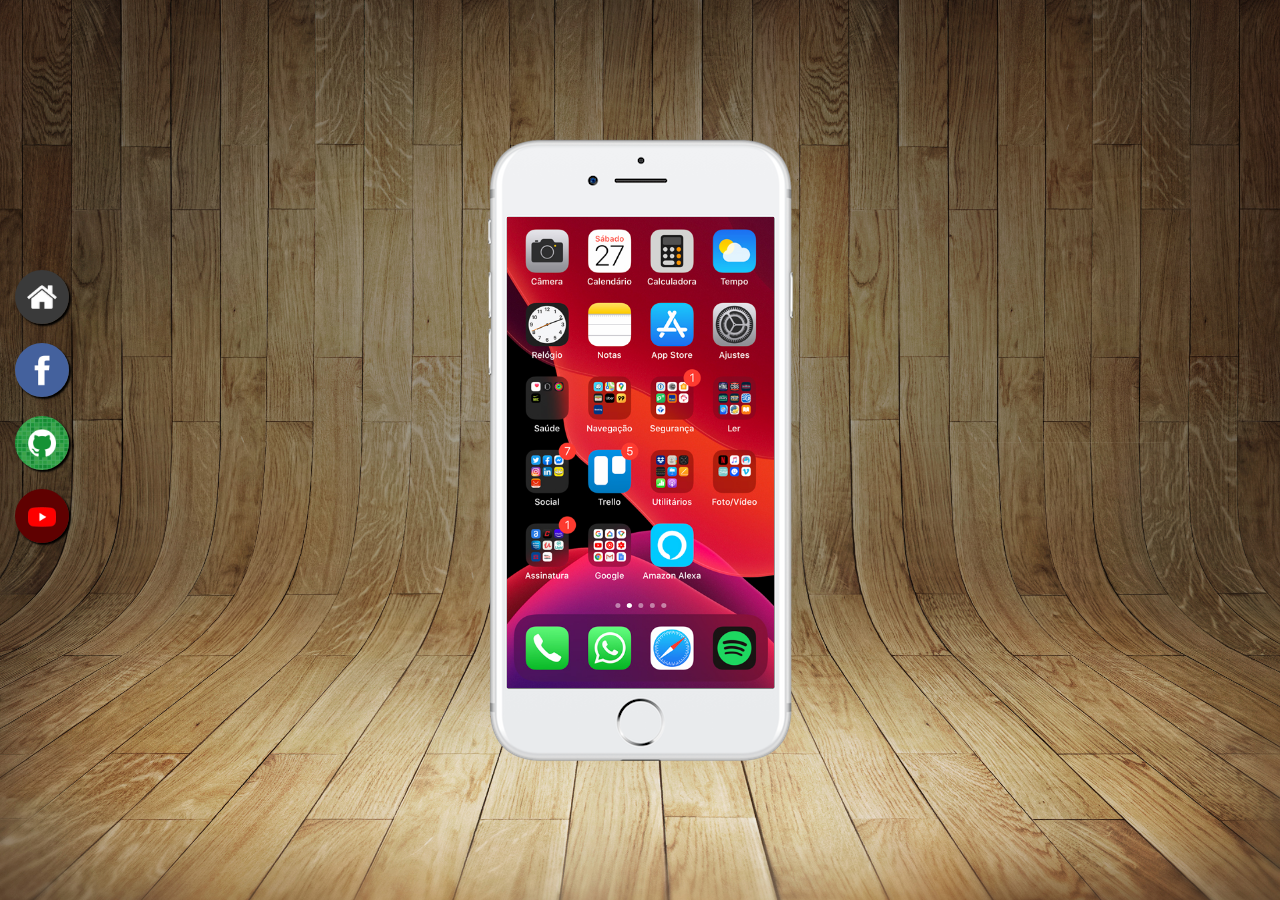
<file: index.html>
<!DOCTYPE html>
<html lang="pt-br">
<head>
    <meta charset="UTF-8">
    <meta name="viewport" content="width=device-width, initial-scale=1.0">
    <link rel="shortcut icon" href="favicon.ico" type="image/x-icon">
    <title>Projeto Redes Socias</title>
    <link rel="stylesheet" href="estilos/style.css">
</head>
<body>
    <main>
        <section id="telefone">
            <iframe src="home.html" name="tela" id="tela" frameborder="0"></iframe>
        </section>

        <section id="icones">
            <a href="home.html" target="tela"><img src="imagens/logo-home.jpg" alt="Home"></a>

            <a href="facebook.html" target="tela"><img src="imagens/logo-facebook.jpg" alt="Facebook"></a>

            <a href="github.html" target="tela"><img src="imagens/logo-github.jpg" alt="GitHub"></a>

            <a href="youtube.html" target="tela"><img src="imagens/logo-youtube.jpg" alt="YouTube"></a>
            
        </section>
    </main>
</body>
</html>
</file>
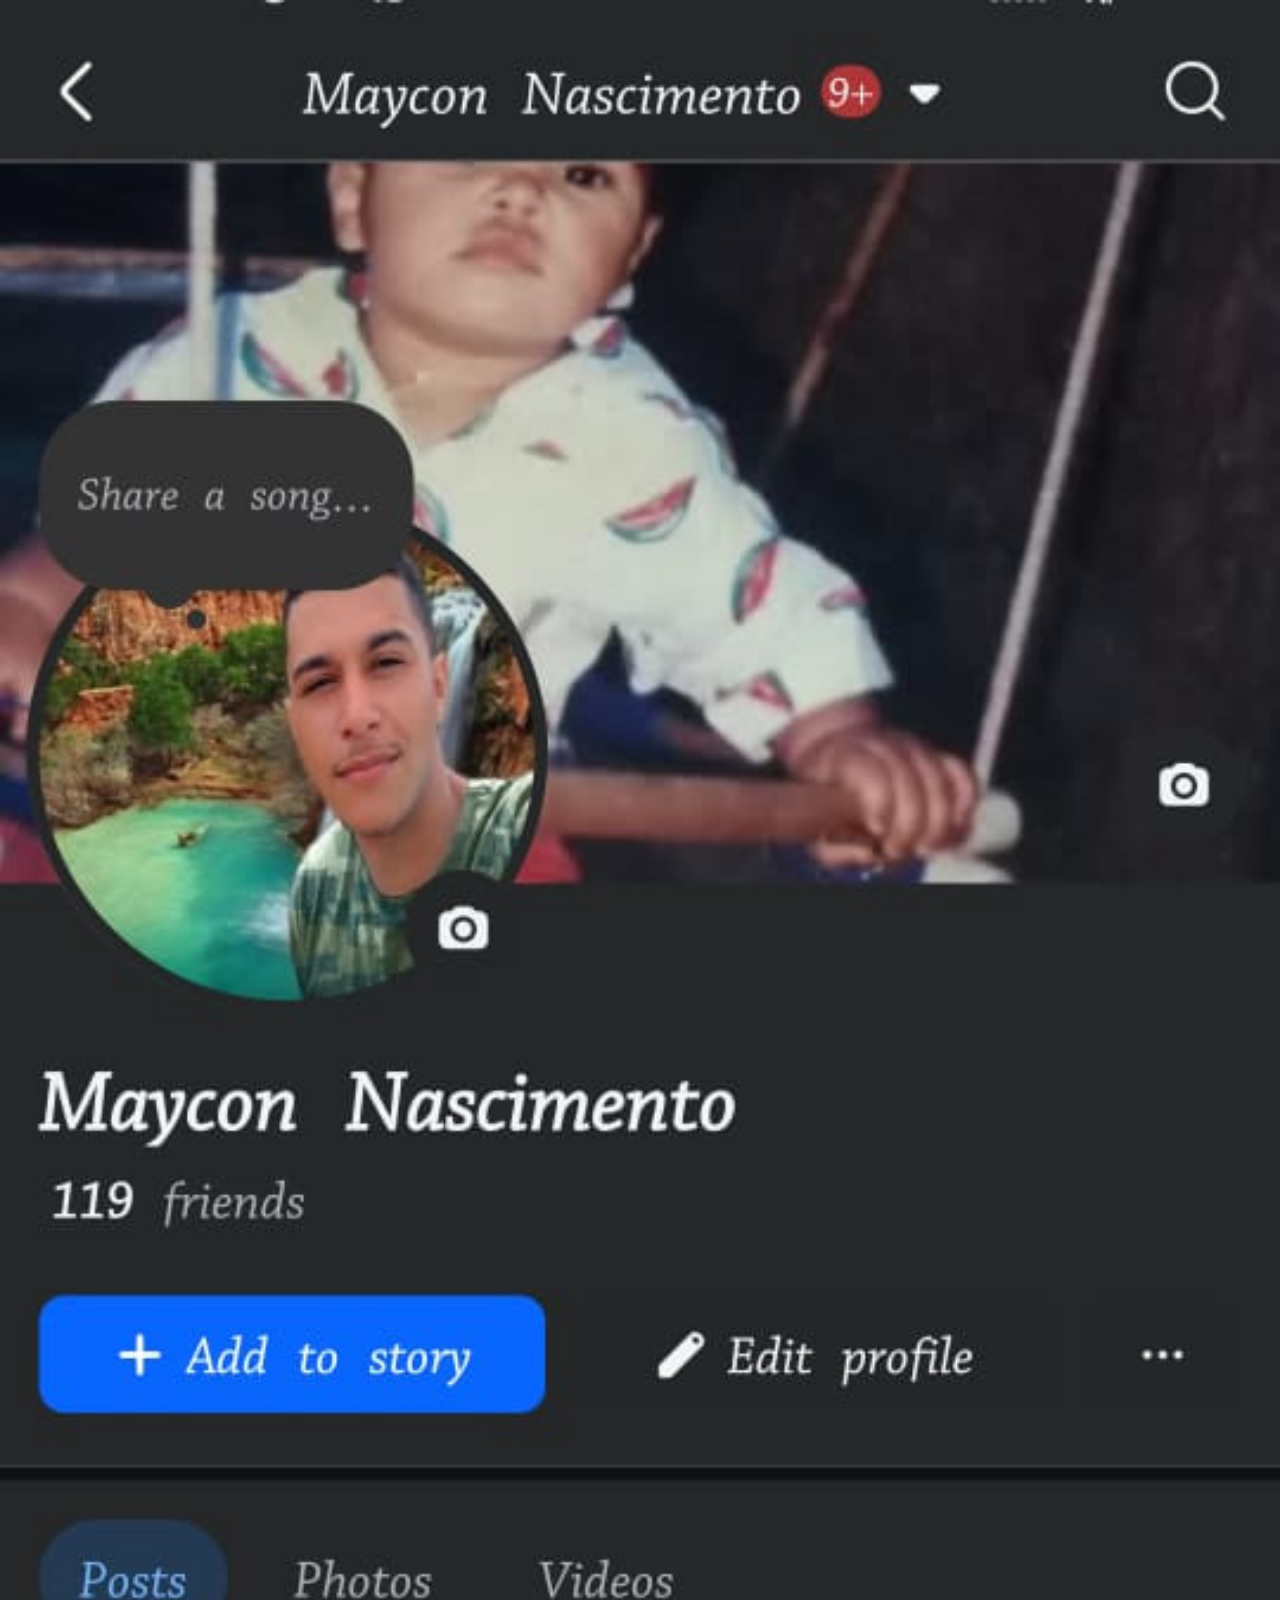
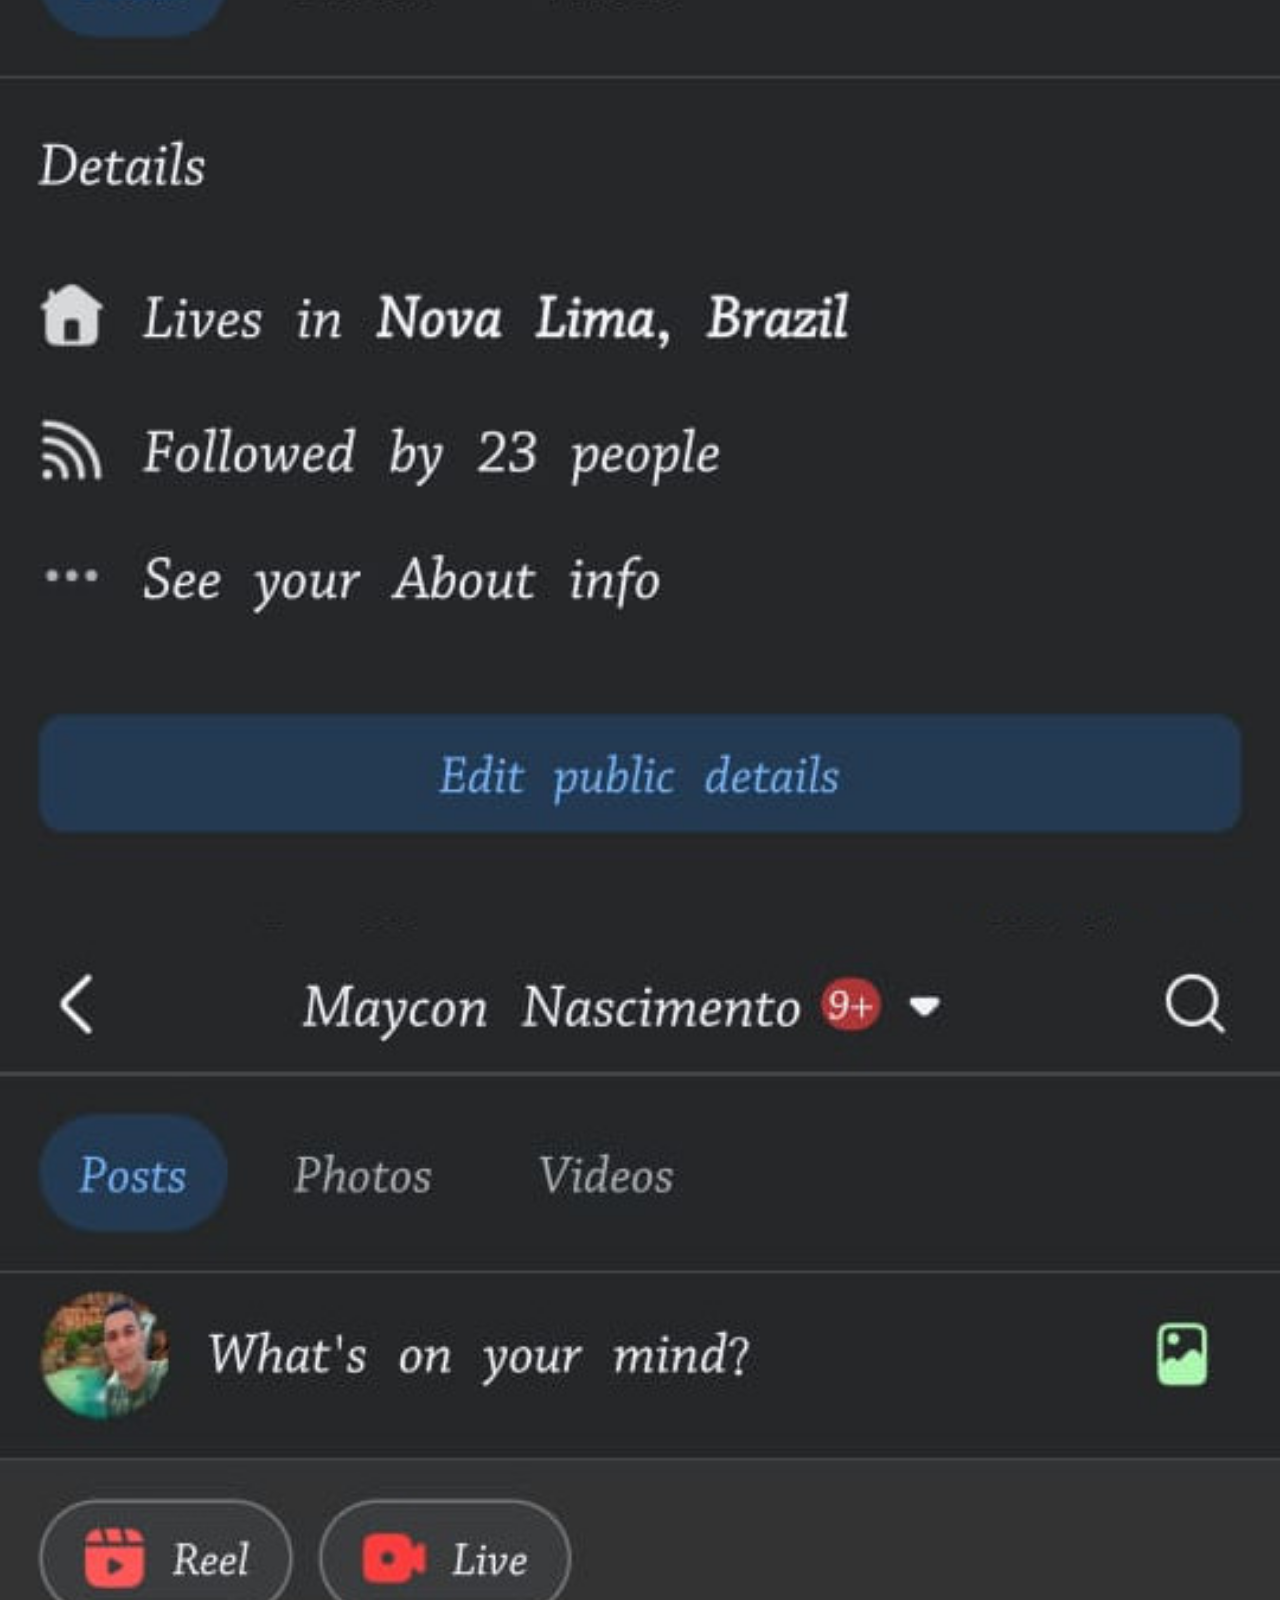
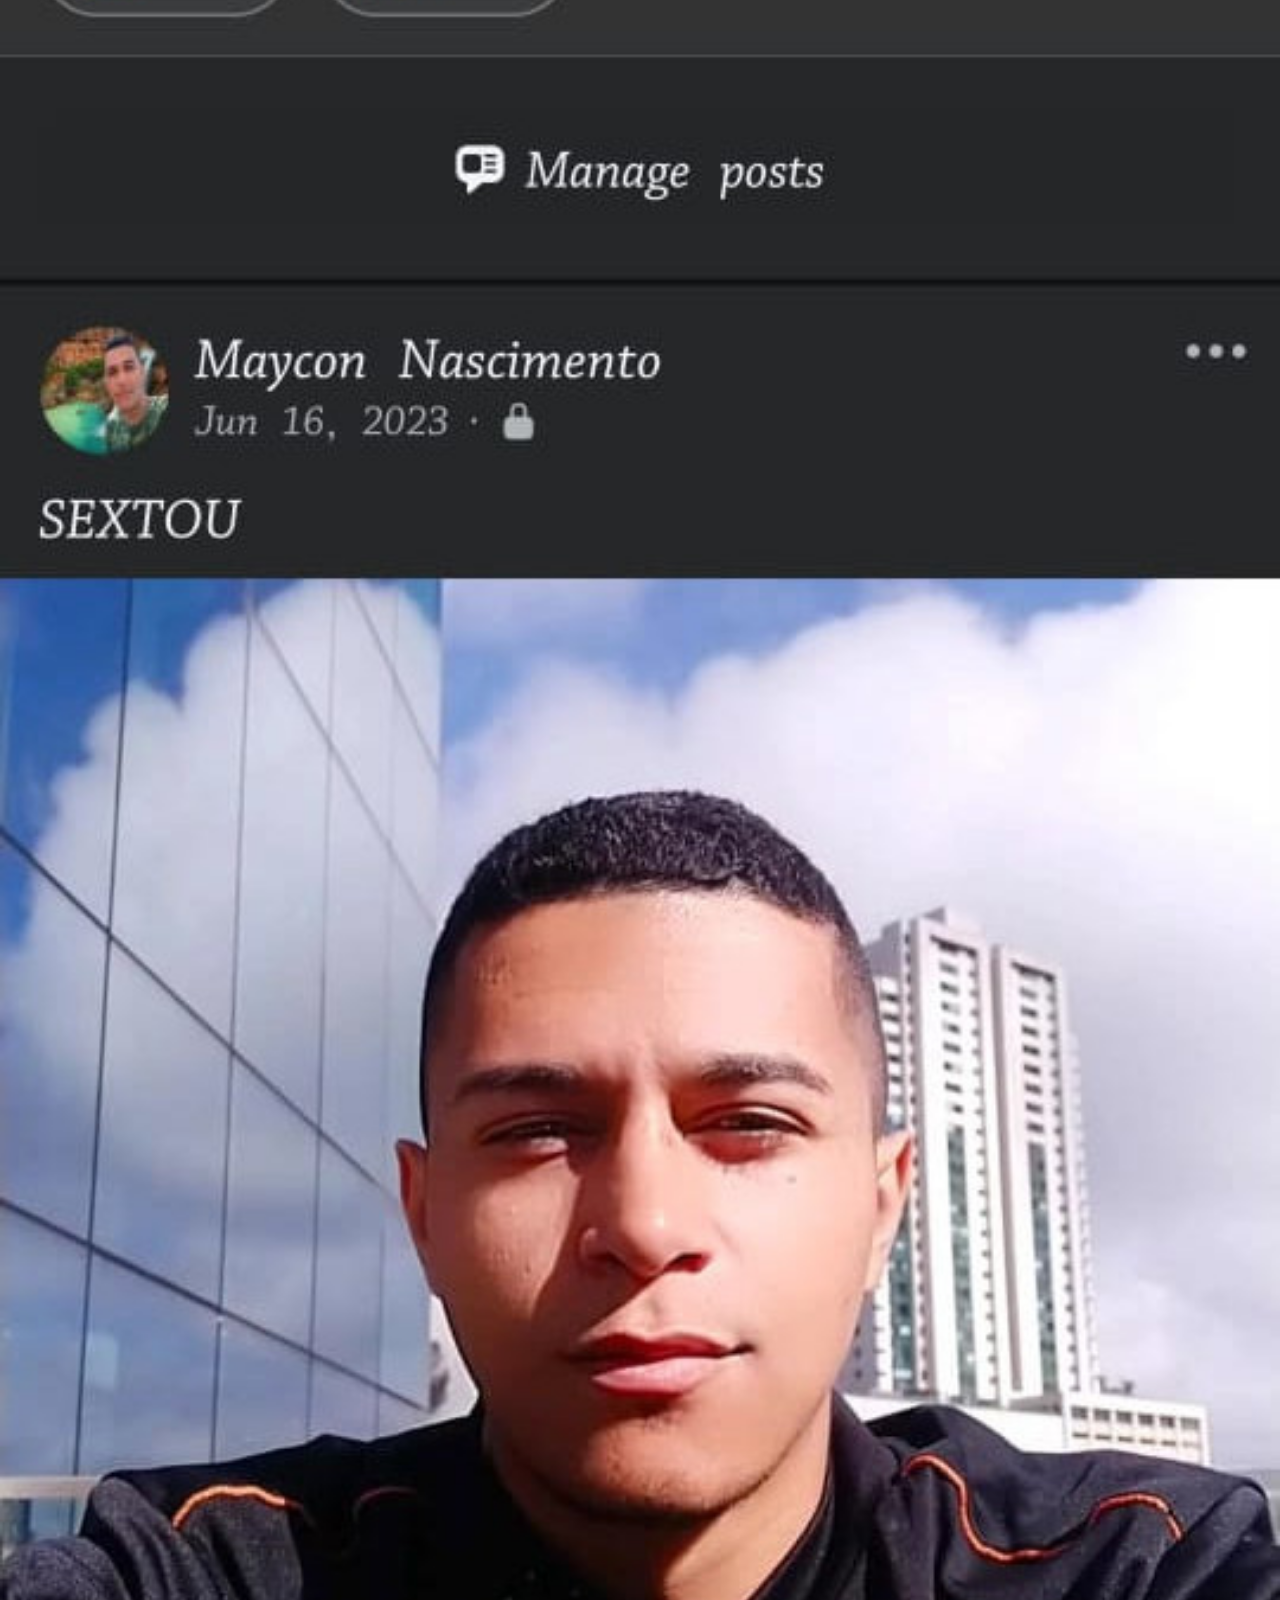
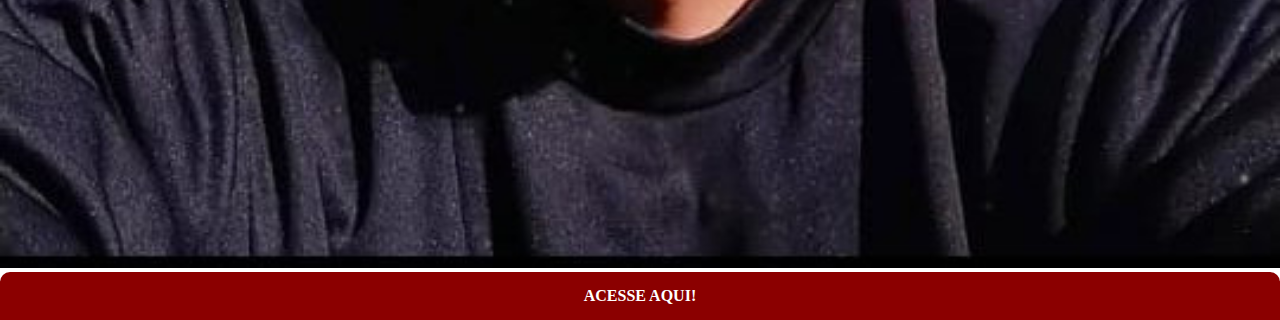
<file: facebook.html>
<!DOCTYPE html>
<html lang="pt-br">
<head>
    <meta charset="UTF-8">
    <meta name="viewport" content="width=device-width, initial-scale=1.0">
    <title>Facebook</title>
    <link rel="stylesheet" href="estilos/socias.css">
</head>
<body>
    <img src="imagens/facebook.jpg" alt="Facebook">
    <a href="https://www.facebook.com/profile.php?id=100011226136281" target="_blank">ACESSE AQUI!</a>
</body>
</html>
</file>
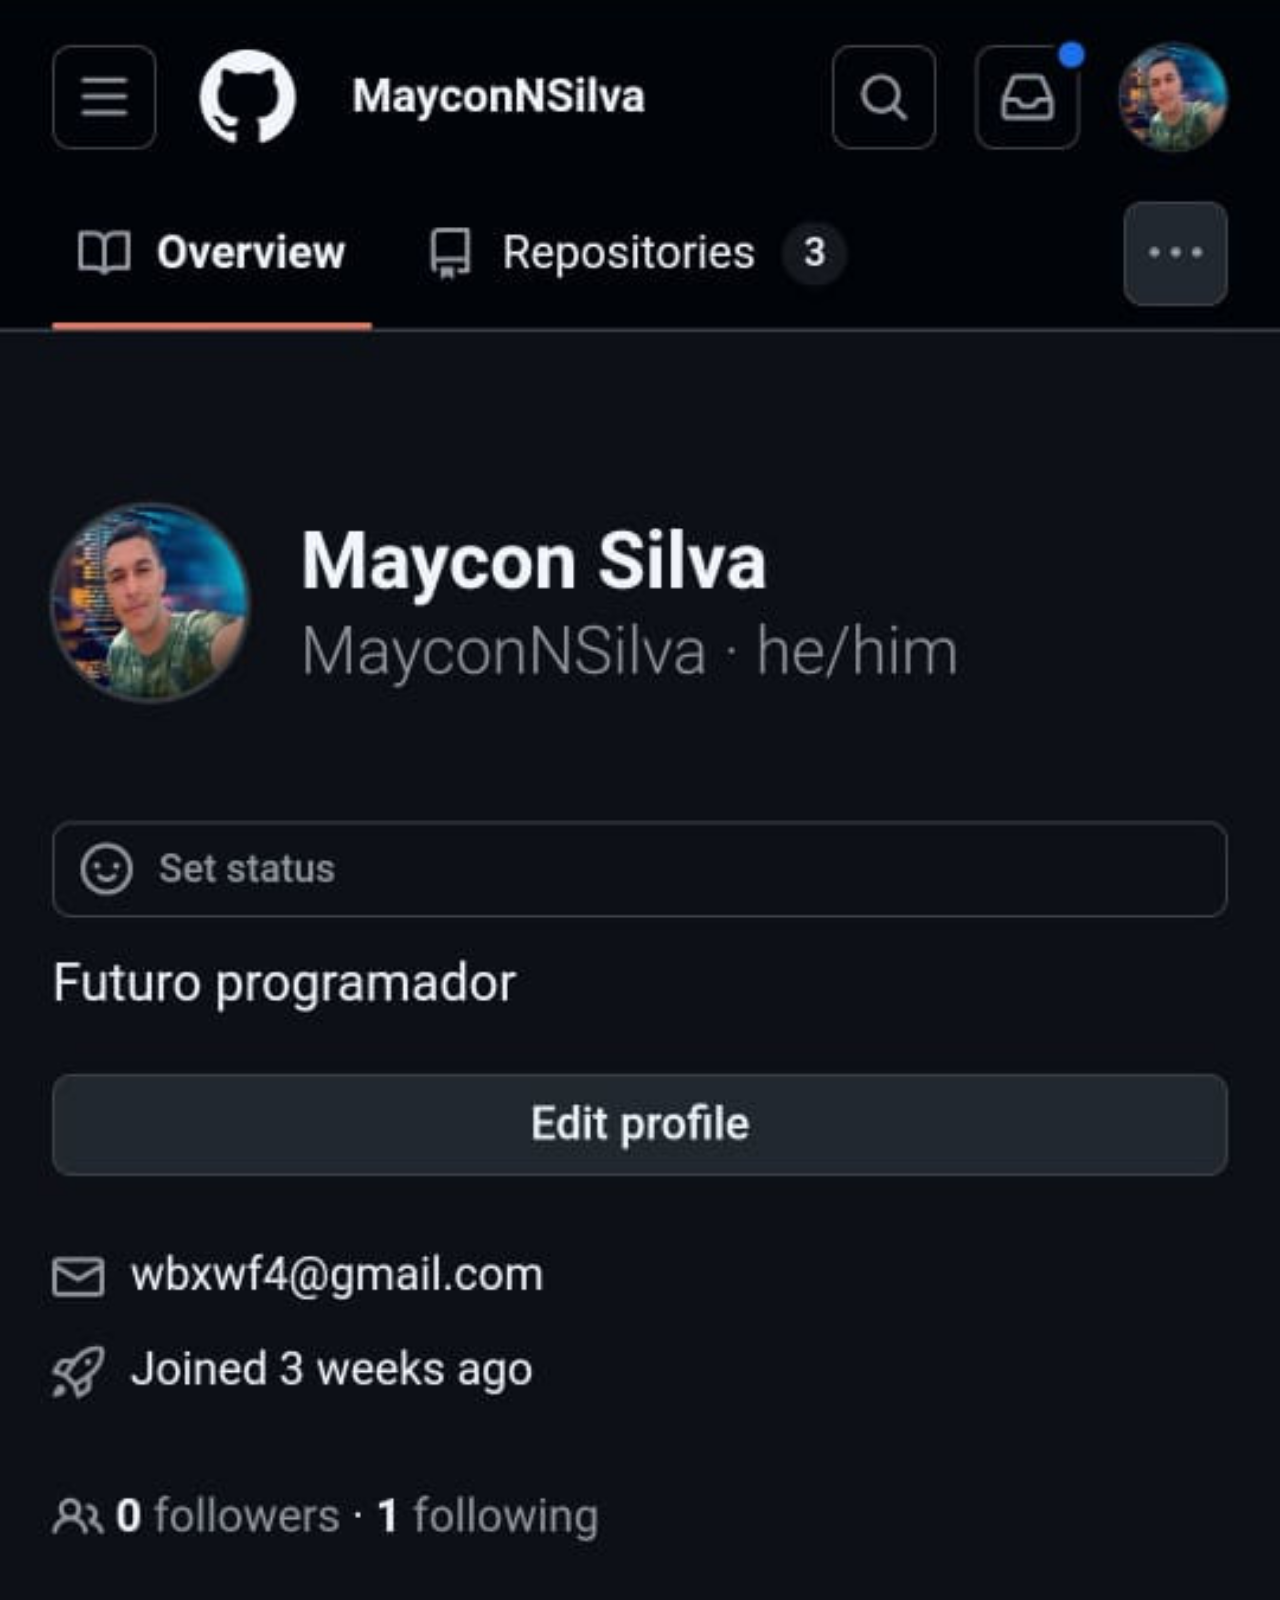
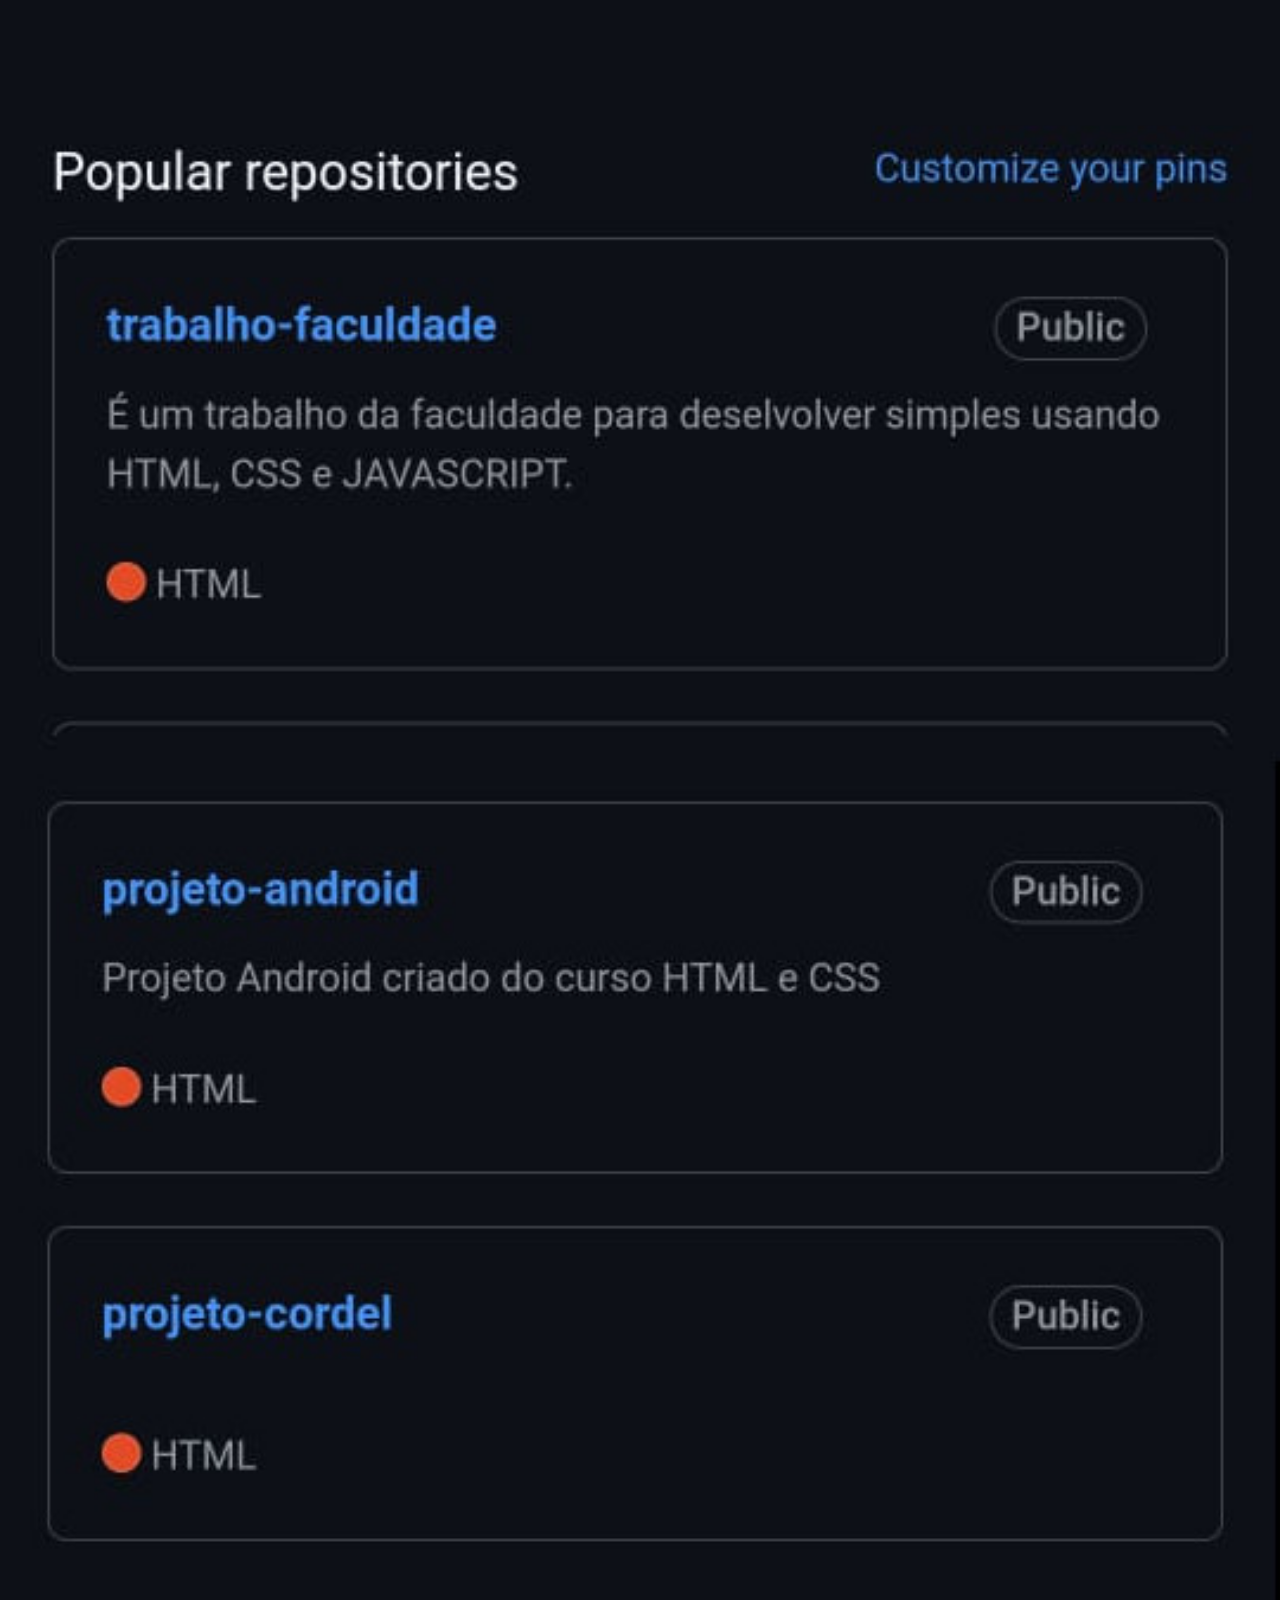
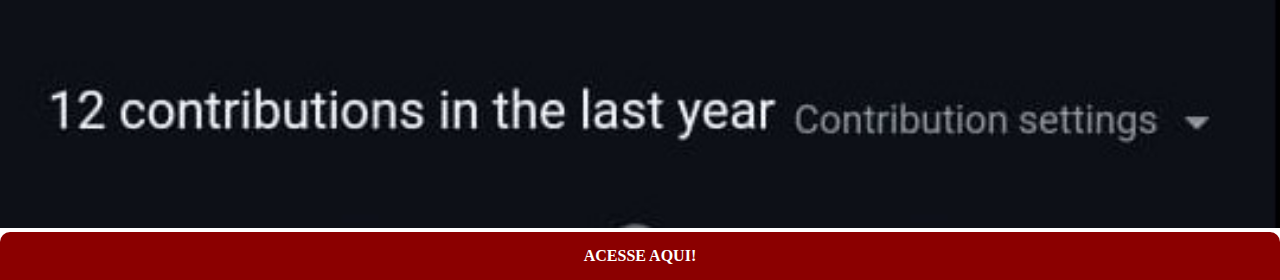
<file: github.html>
<!DOCTYPE html>
<html lang="pt-br">
<head>
    <meta charset="UTF-8">
    <meta name="viewport" content="width=device-width, initial-scale=1.0">
    <title>GitHub</title>
    <link rel="stylesheet" href="estilos/socias.css">
</head>
<body>
    <img src="imagens/github.jpg" alt="GitHub">
    <a href="https://github.com/MayconNSilva" target="_blank">ACESSE AQUI!</a>
</body>
</html>
</file>
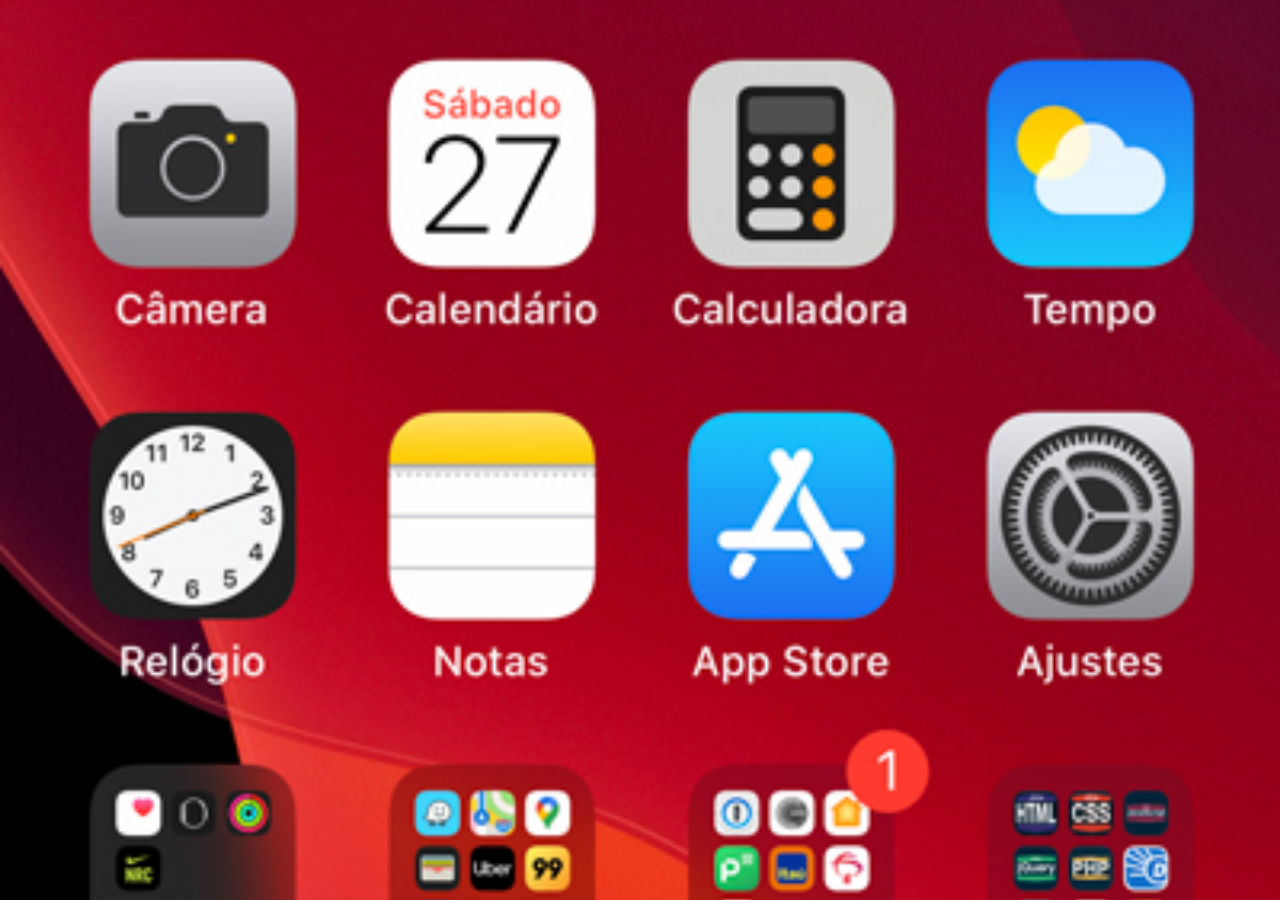
<file: home.html>
<!DOCTYPE html>
<html lang="en">
<head>
    <meta charset="UTF-8">
    <meta name="viewport" content="width=device-width, initial-scale=1.0">
    <title>Home</title>
    <style>
        * {
            margin: 0px;
            padding: 0px;
        }

        body {
            width: 50vh;
            height: 50vh;
            background: black url(imagens/tela-home.jpg) no-repeat top center;
            background-size: cover;
        }
    </style>
</head>
<body>
    
</body>
</html>
</file>
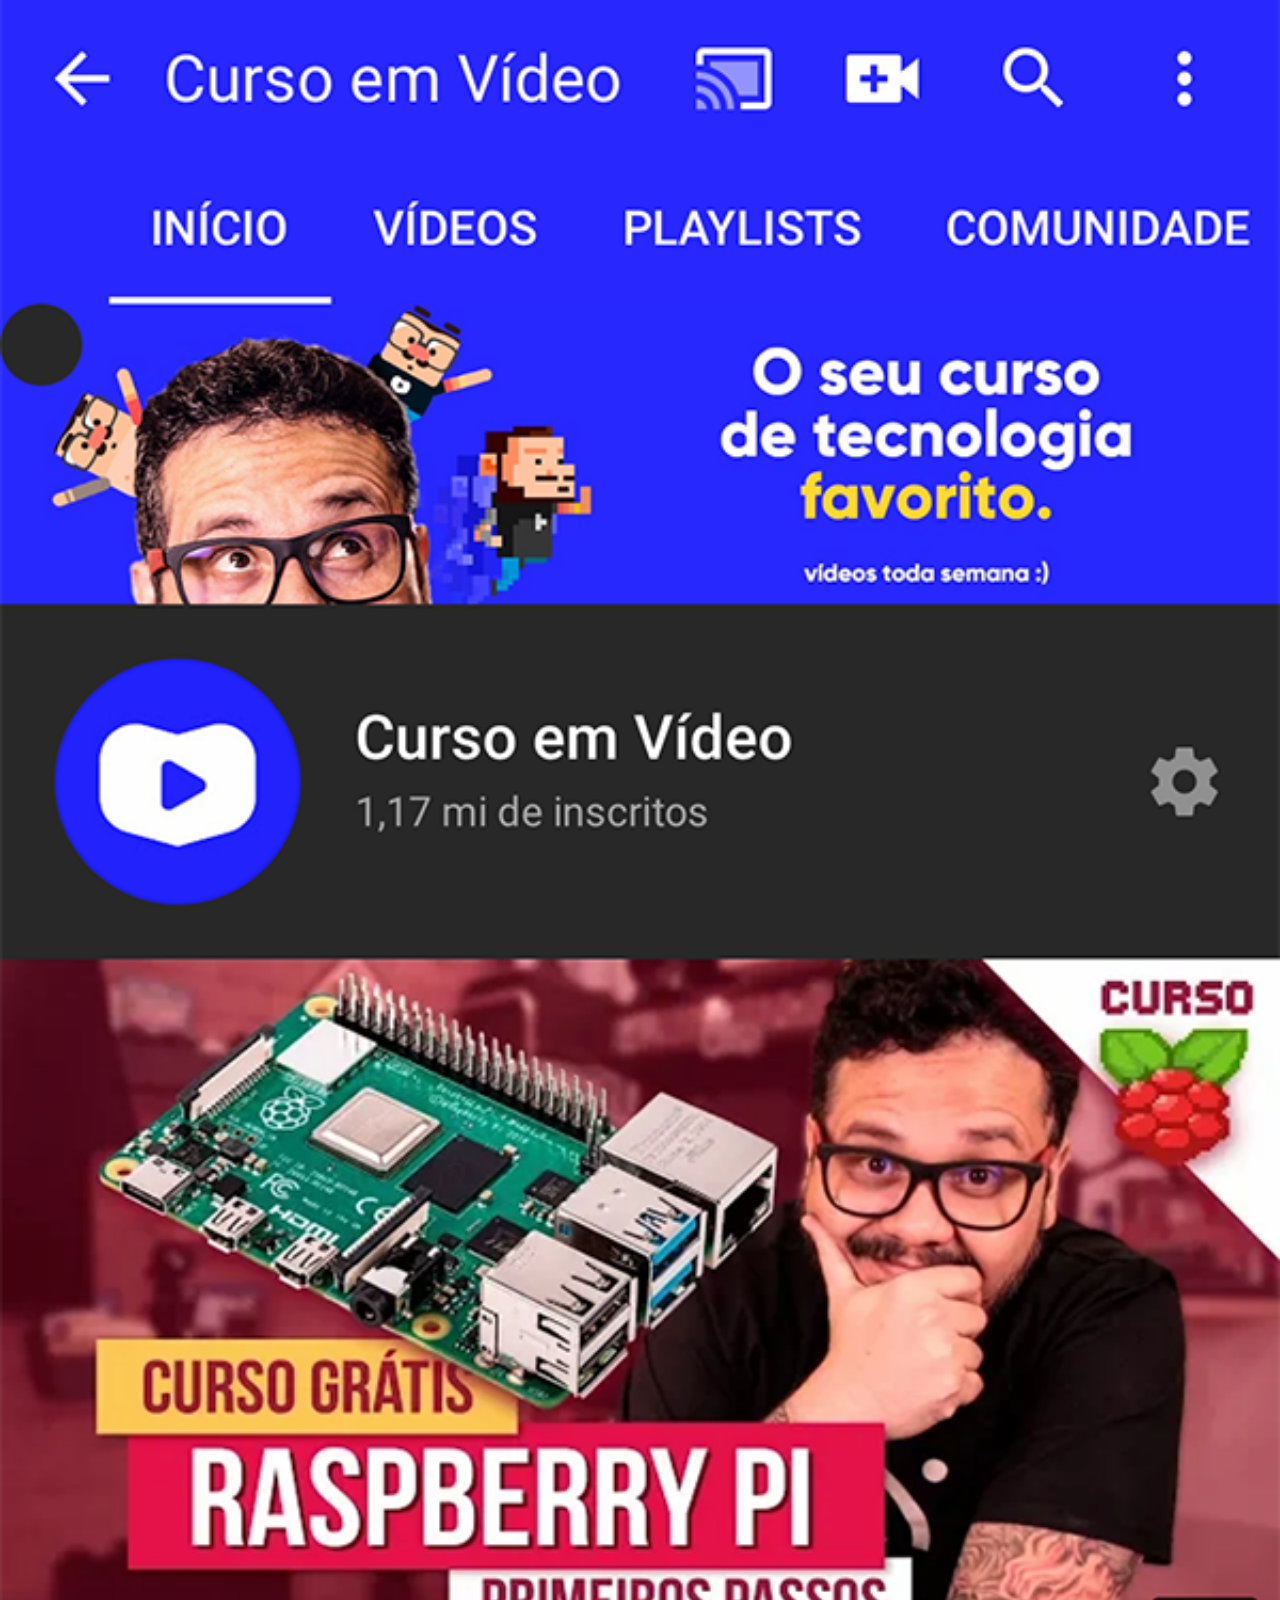
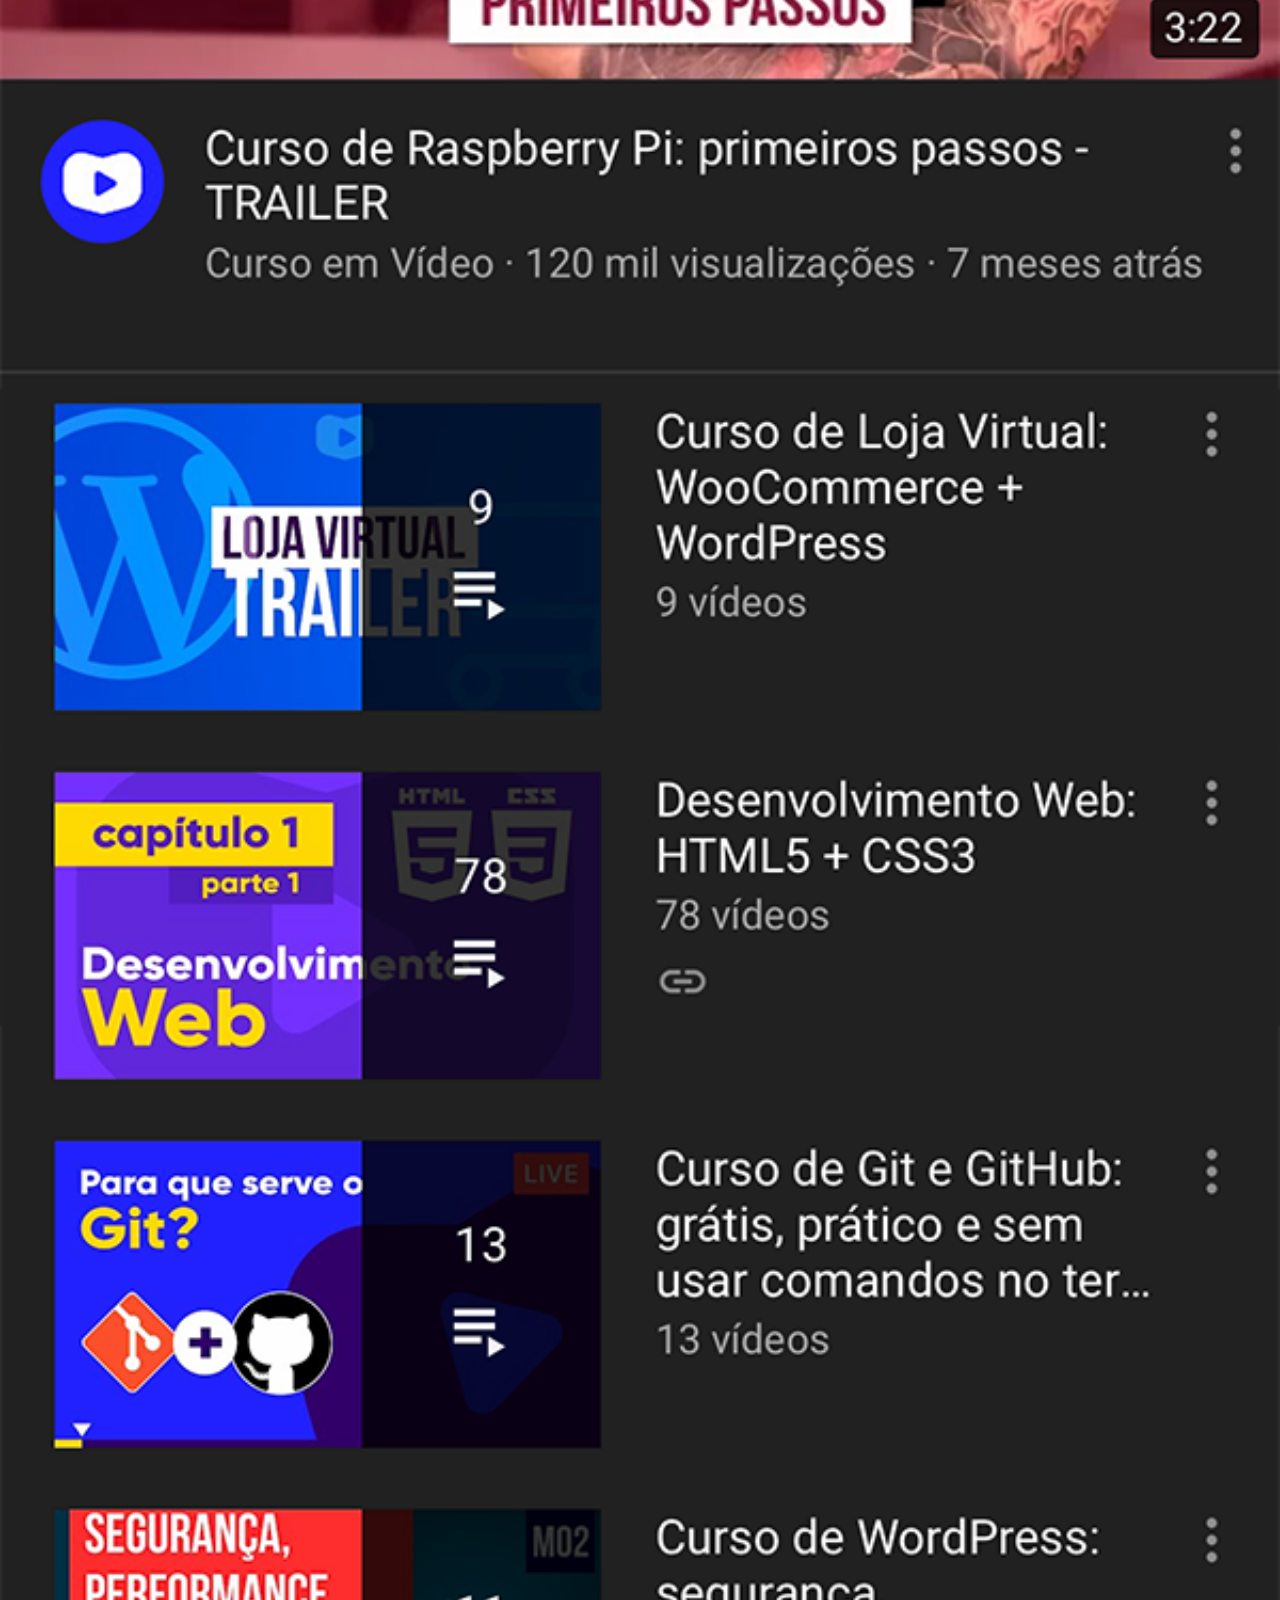
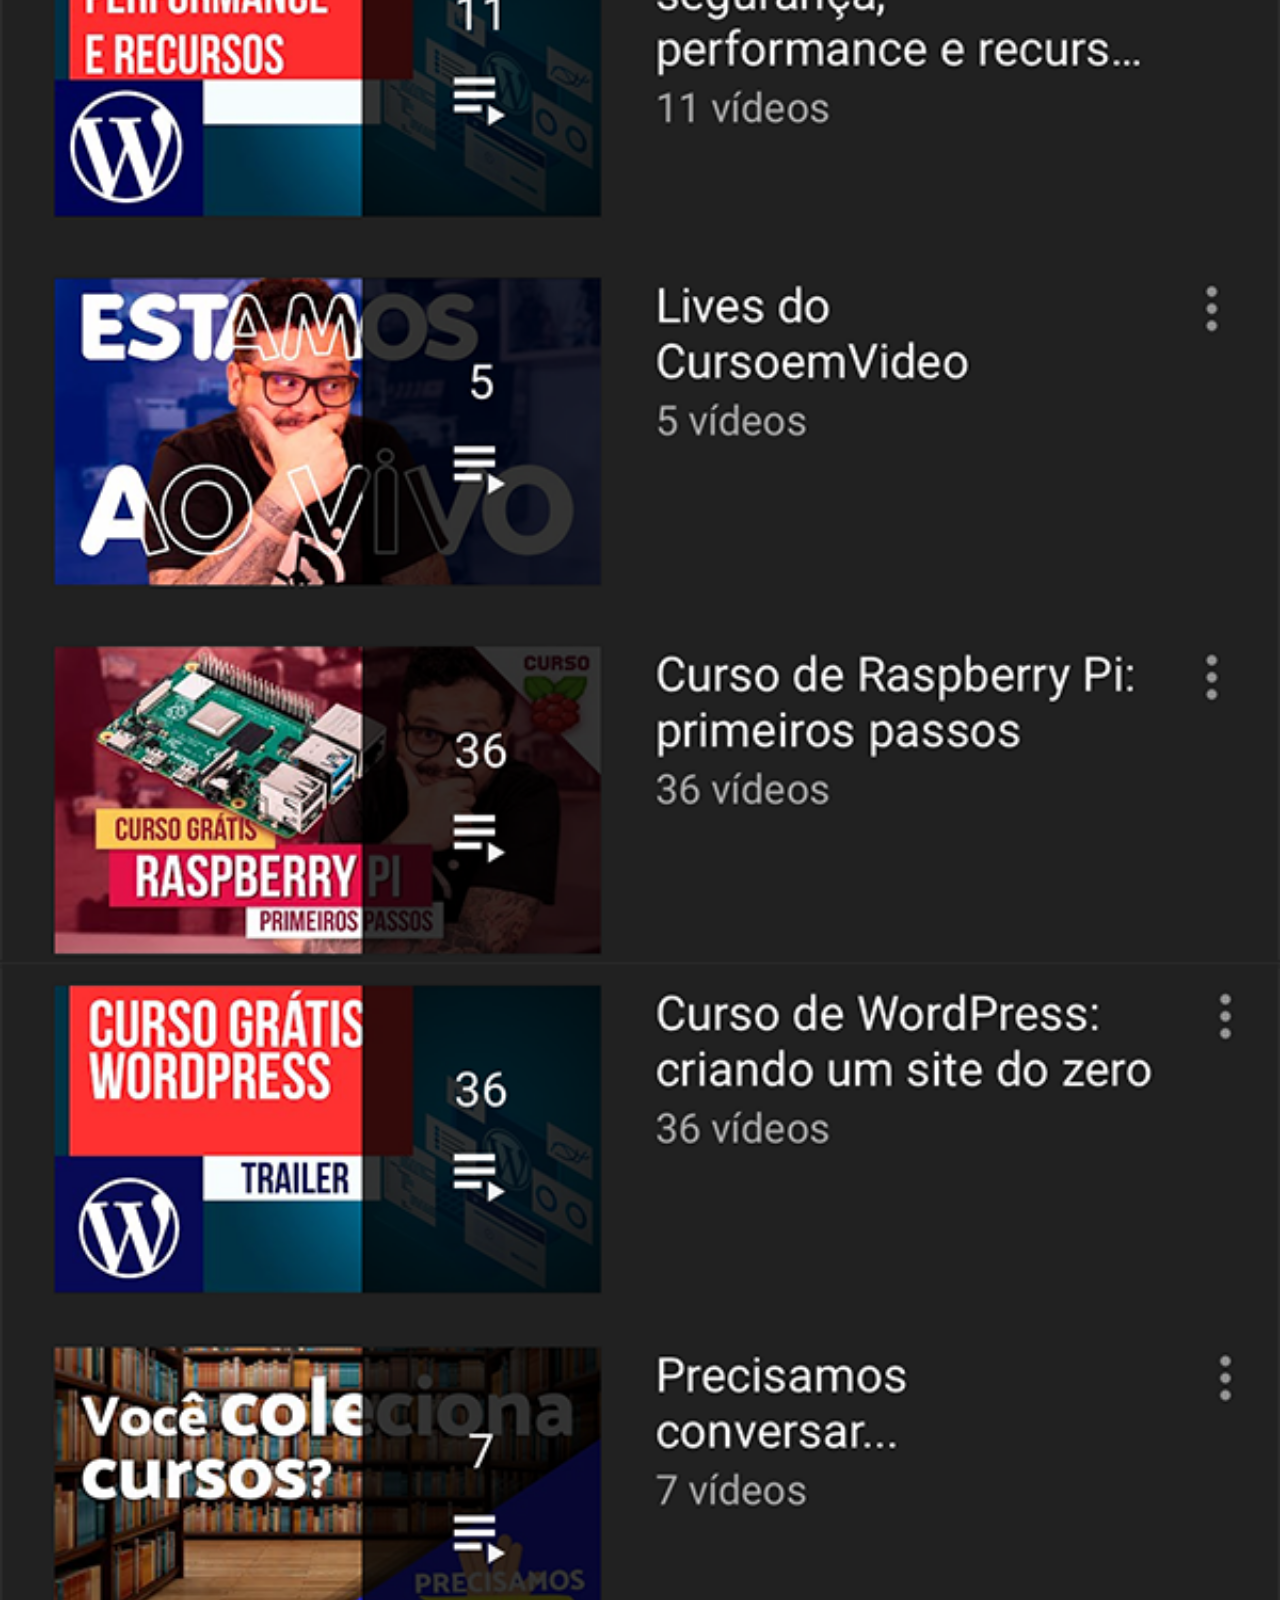
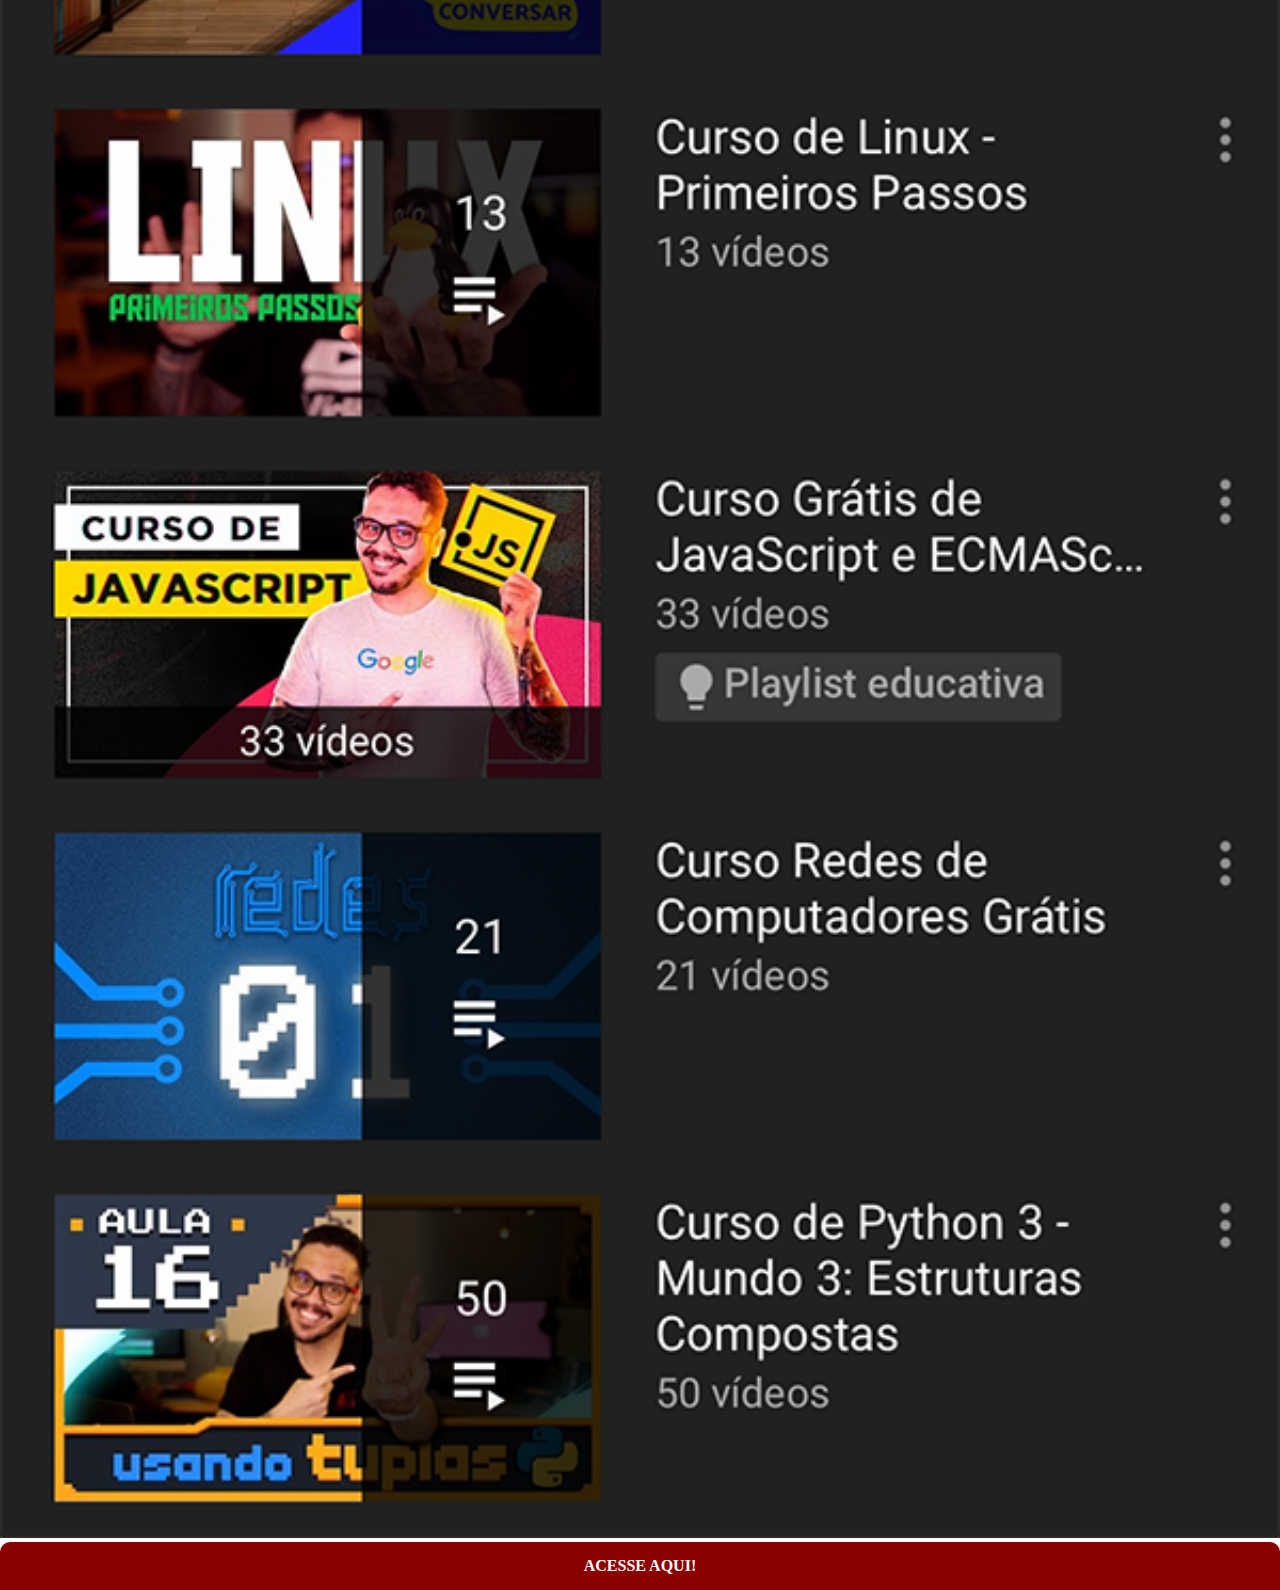
<file: youtube.html>
<!DOCTYPE html>
<html lang="pt-br">
<head>
    <meta charset="UTF-8">
    <meta name="viewport" content="width=device-width, initial-scale=1.0">
    <title>YouTube</title>
    <link rel="stylesheet" href="estilos/socias.css">
</head>
<body>
    <img src="imagens/tela-youtube.png" alt="YouTube">
    <a href="https://www.youtube.com/c/CursoemVídeo" target="_blank">ACESSE AQUI!</a>

</body>
</html>
</file>
<file: estilos/style.css>
@charset "UTF-8";

* {
    margin: 0px;
    padding: 0px;
    font-family: Arial, Helvetica, sans-serif;
}

body {
    height: 100vh;
    background-image: url(../imagens/fundo-madeira.jpg);
    background-repeat: no-repeat;
    background-position: top center;
    background-size: cover;
    background-attachment: fixed;
}

main {
    display: flex;
    justify-content: center;
    align-items: center;
    height: 100vh;
}

section#telefone {
    height: 627px;
    width: 311px;
    background-image:url(../imagens/frame-iphone.png);
    background-repeat: no-repeat;
}

iframe#tela {
    position: relative;
    left: 22px;
    top: 80px;
    height: 471px;
    width: 267px;
}

section#icones {
    display: flex;
    position: fixed;
    flex-direction: column;
    left: 15px;
    top: 30%;
    gap: 15px;
}

section#icones img {
    width: 6vh;
    border-radius: 50%;
    box-shadow: 2px 2px 2px black;
    box-sizing: border-box;
}
section#icones img:hover {
    border: 2px solid burlywood;
    transform: translate(-7px, -7px);
    box-shadow: 5px 5px 10px black;
    transition: transform 0.5s, border 1s;
}
</file>
<file: estilos/socias.css>
@charset "UTF-8";


* {
    padding: 0px;
    margin: 0px;
}

::-webkit-scrollbar {
    height: 0px;
    width: 0px;
    font-family: Arial, Helvetica, sans-serif;
}

img {
    width: 100vw;
}

a {
    display: block;
    background-color: darkred;
    color: white;
    font-weight: bolder;
    text-align: center;
    text-decoration: none;
    padding: 15px;
    border-radius: 10px 10px 0px 0px;
}

a:hover{
    transform: translate(2px, 2px);
}
</file>
